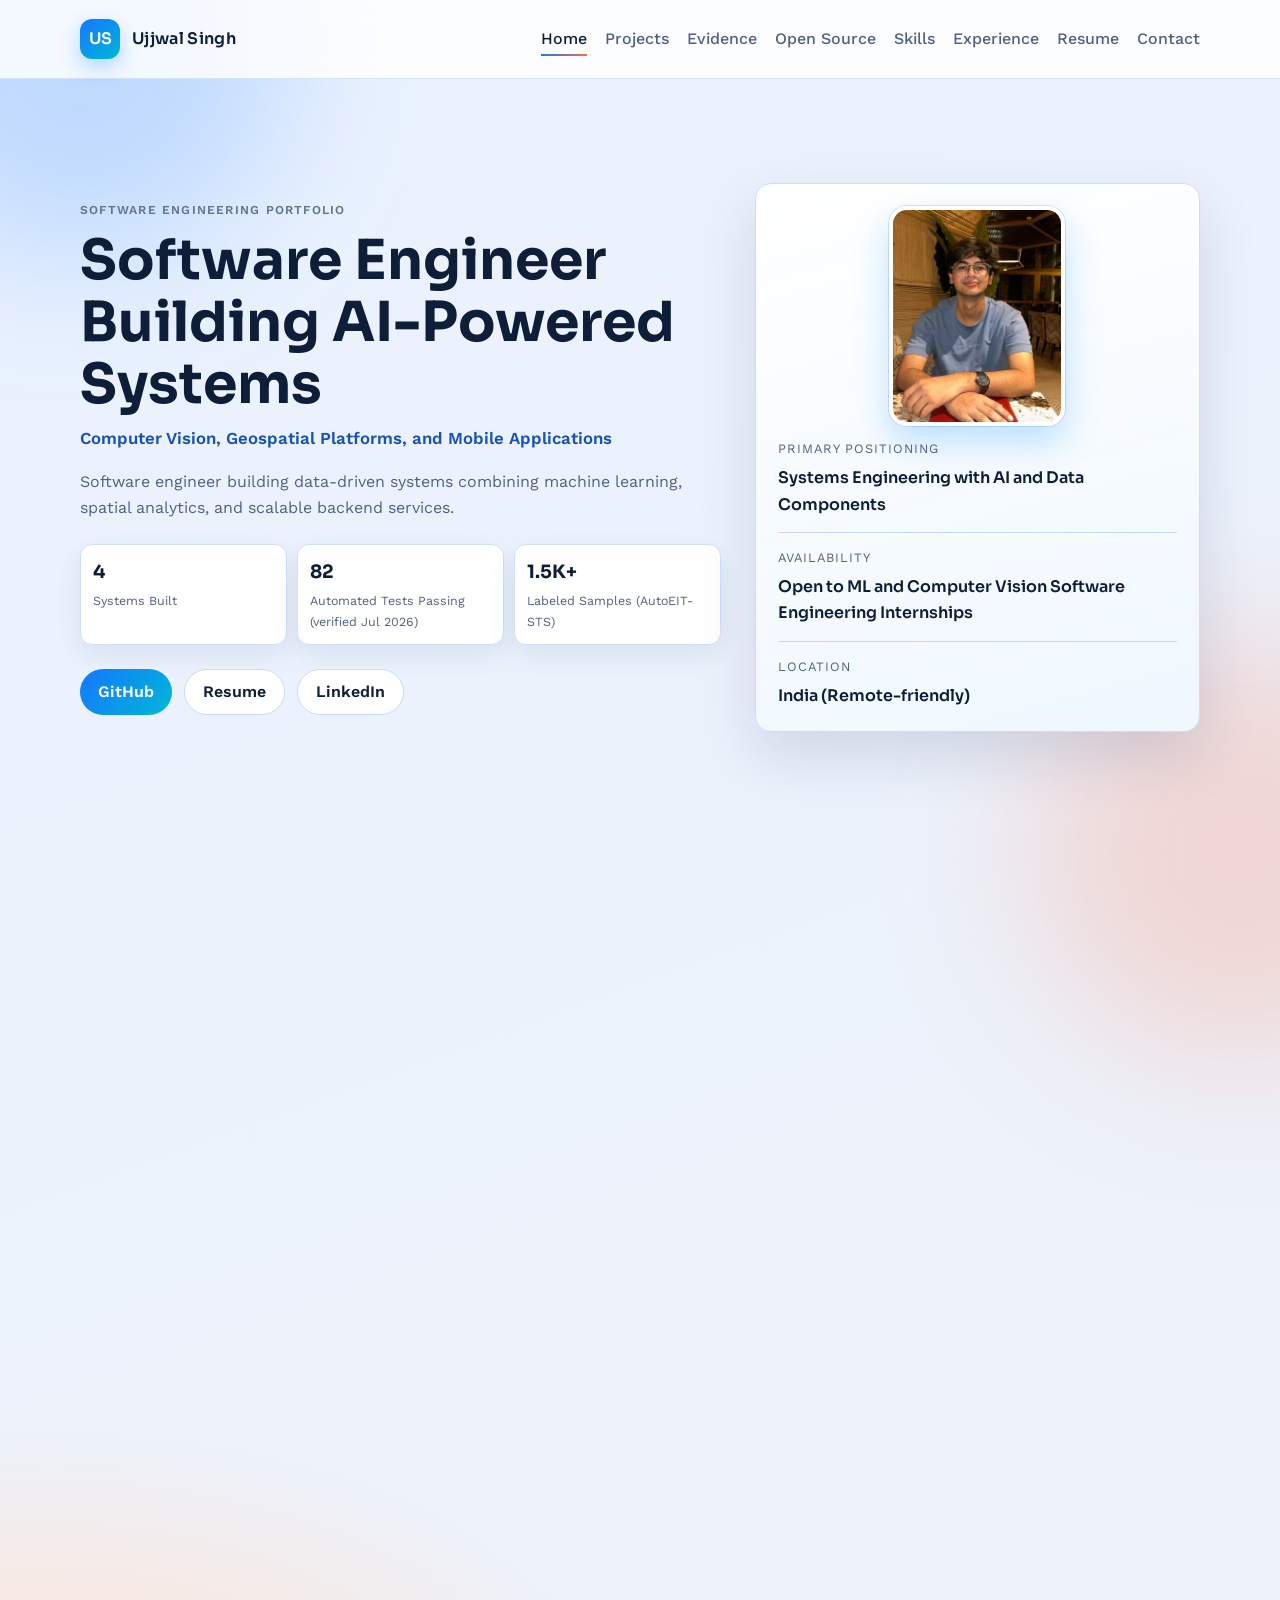
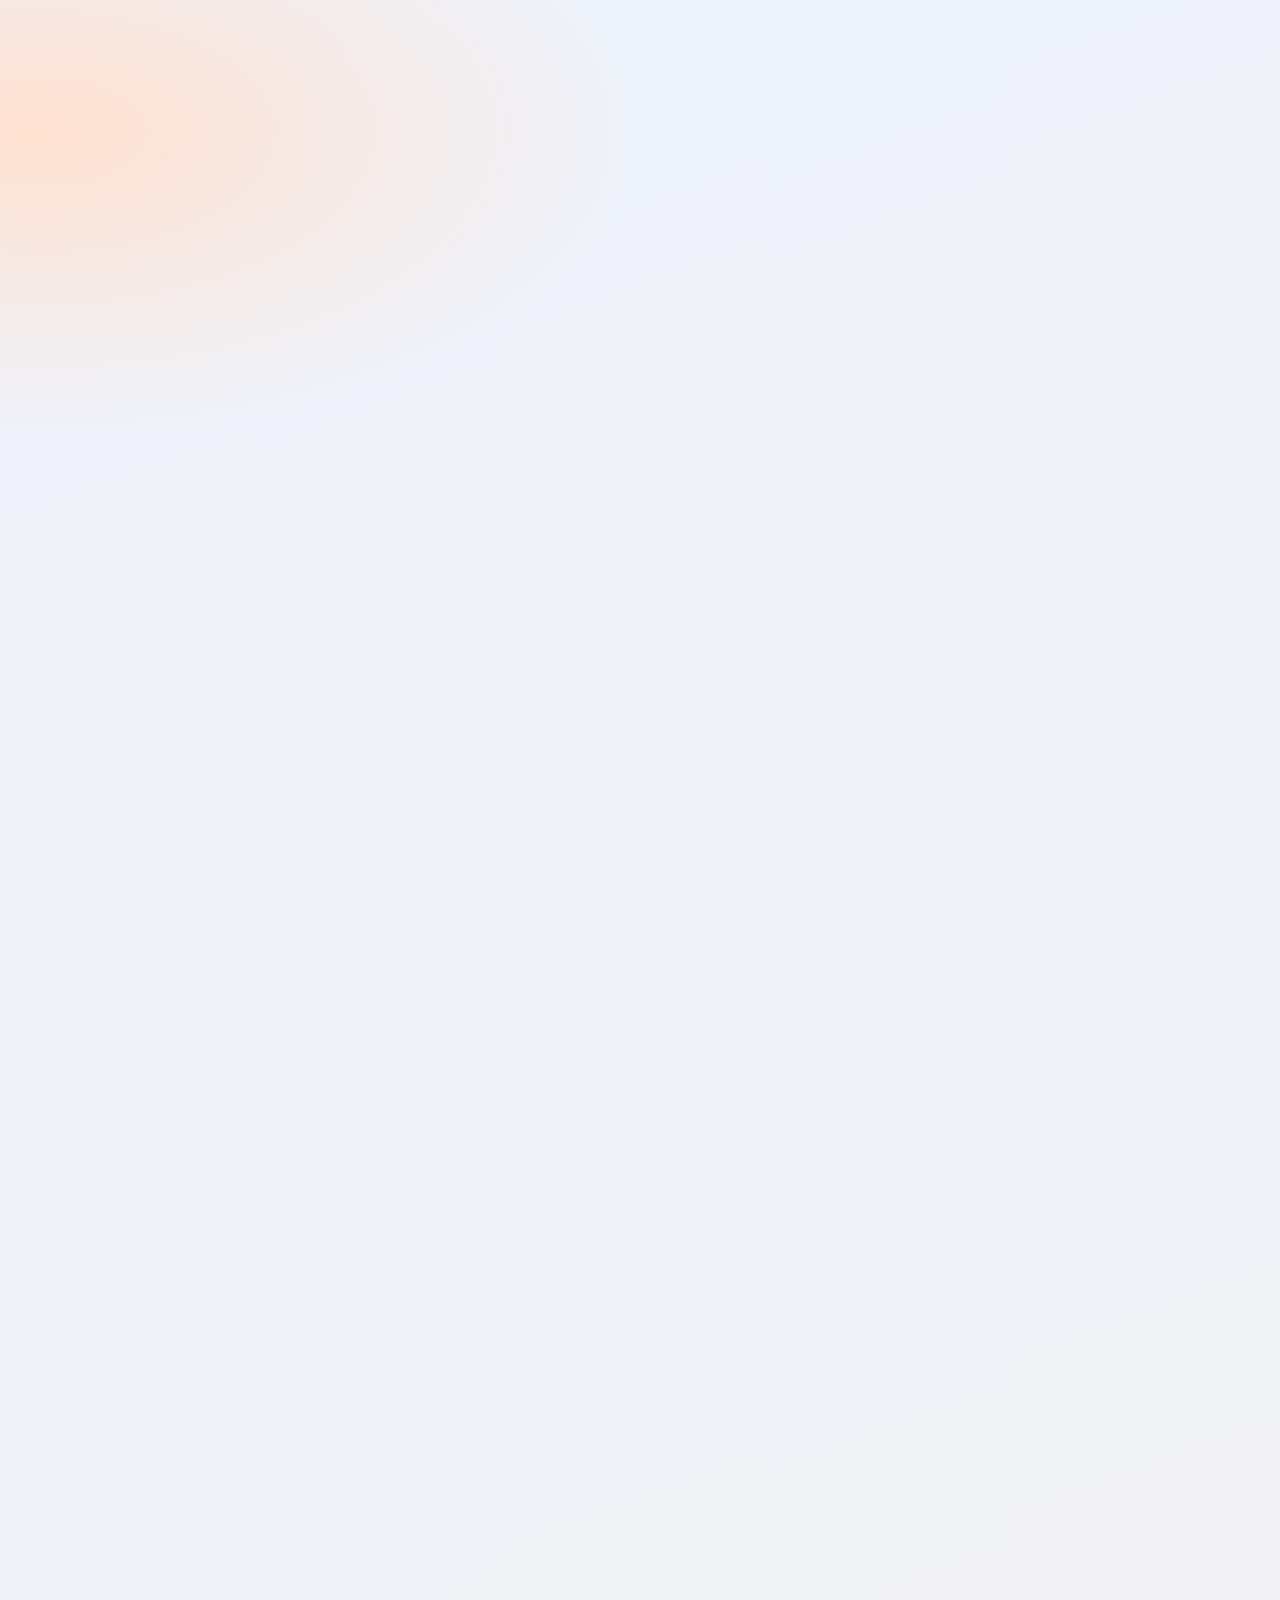
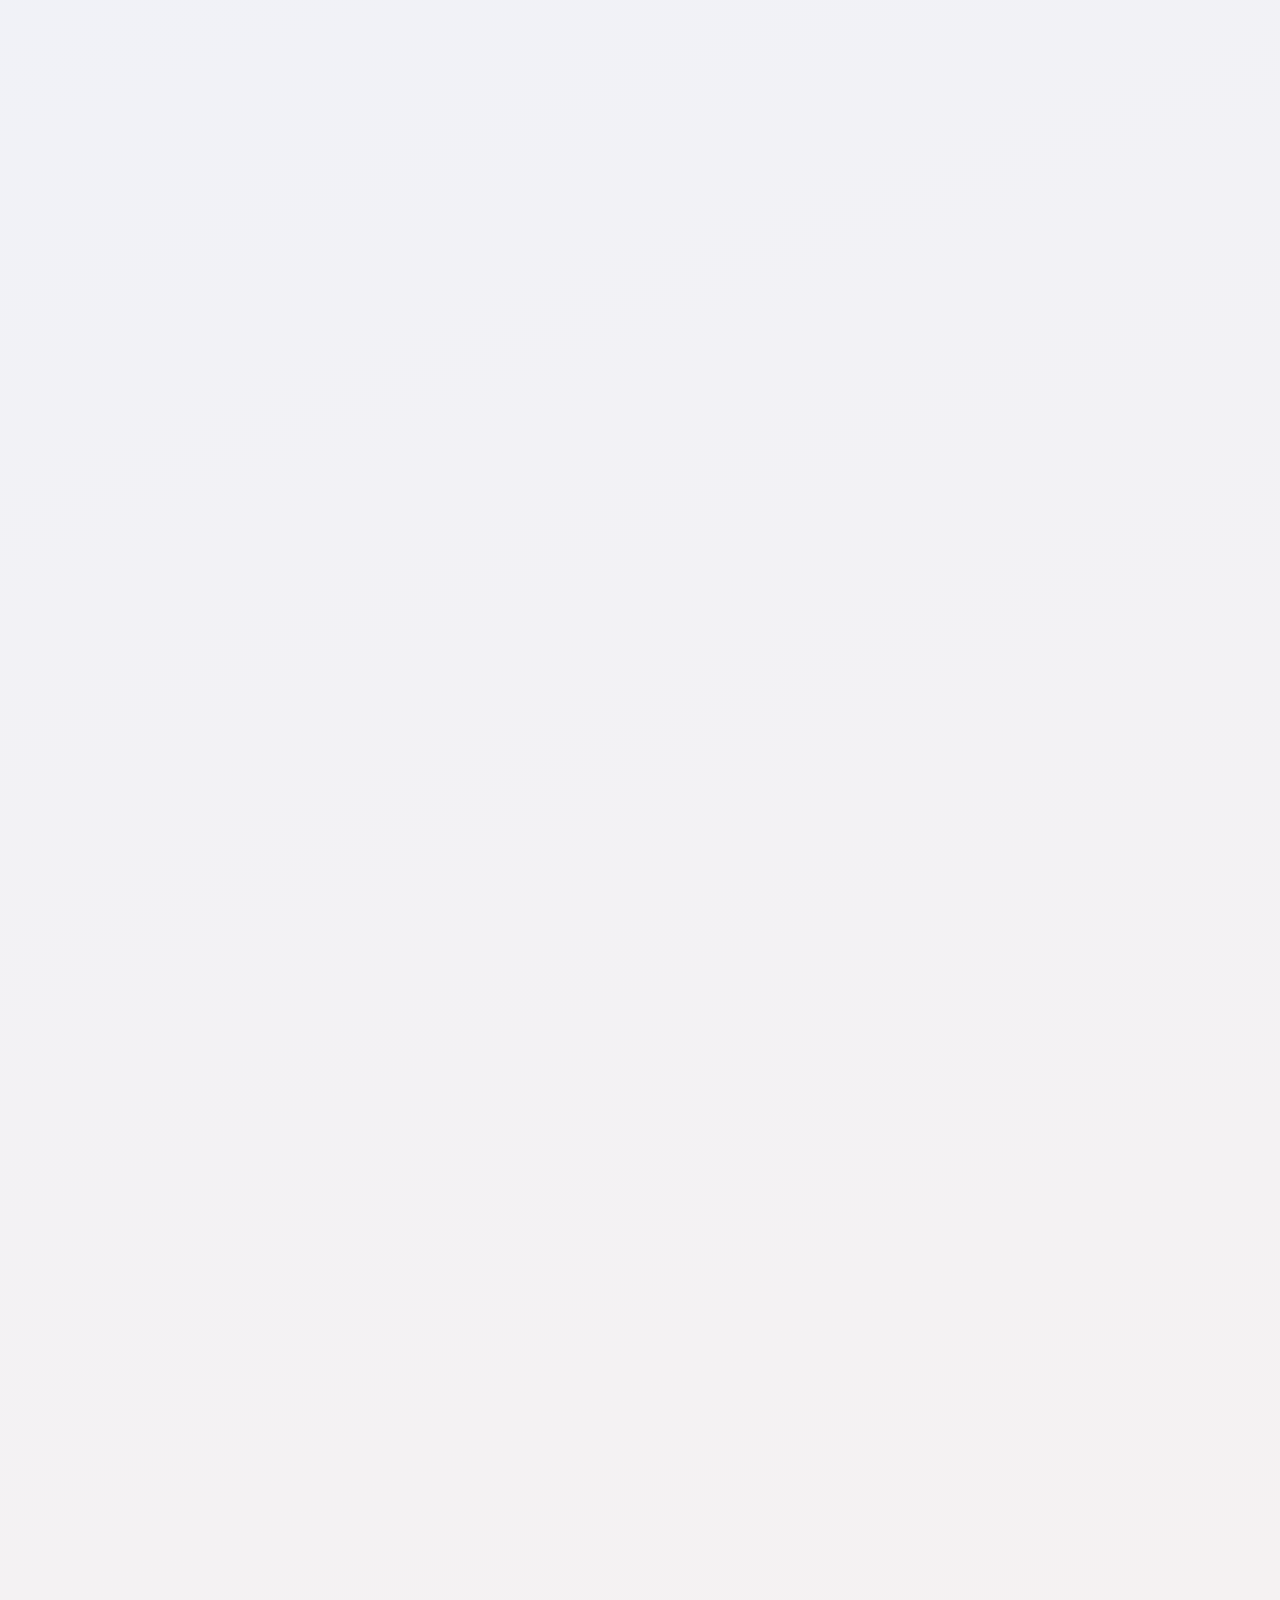
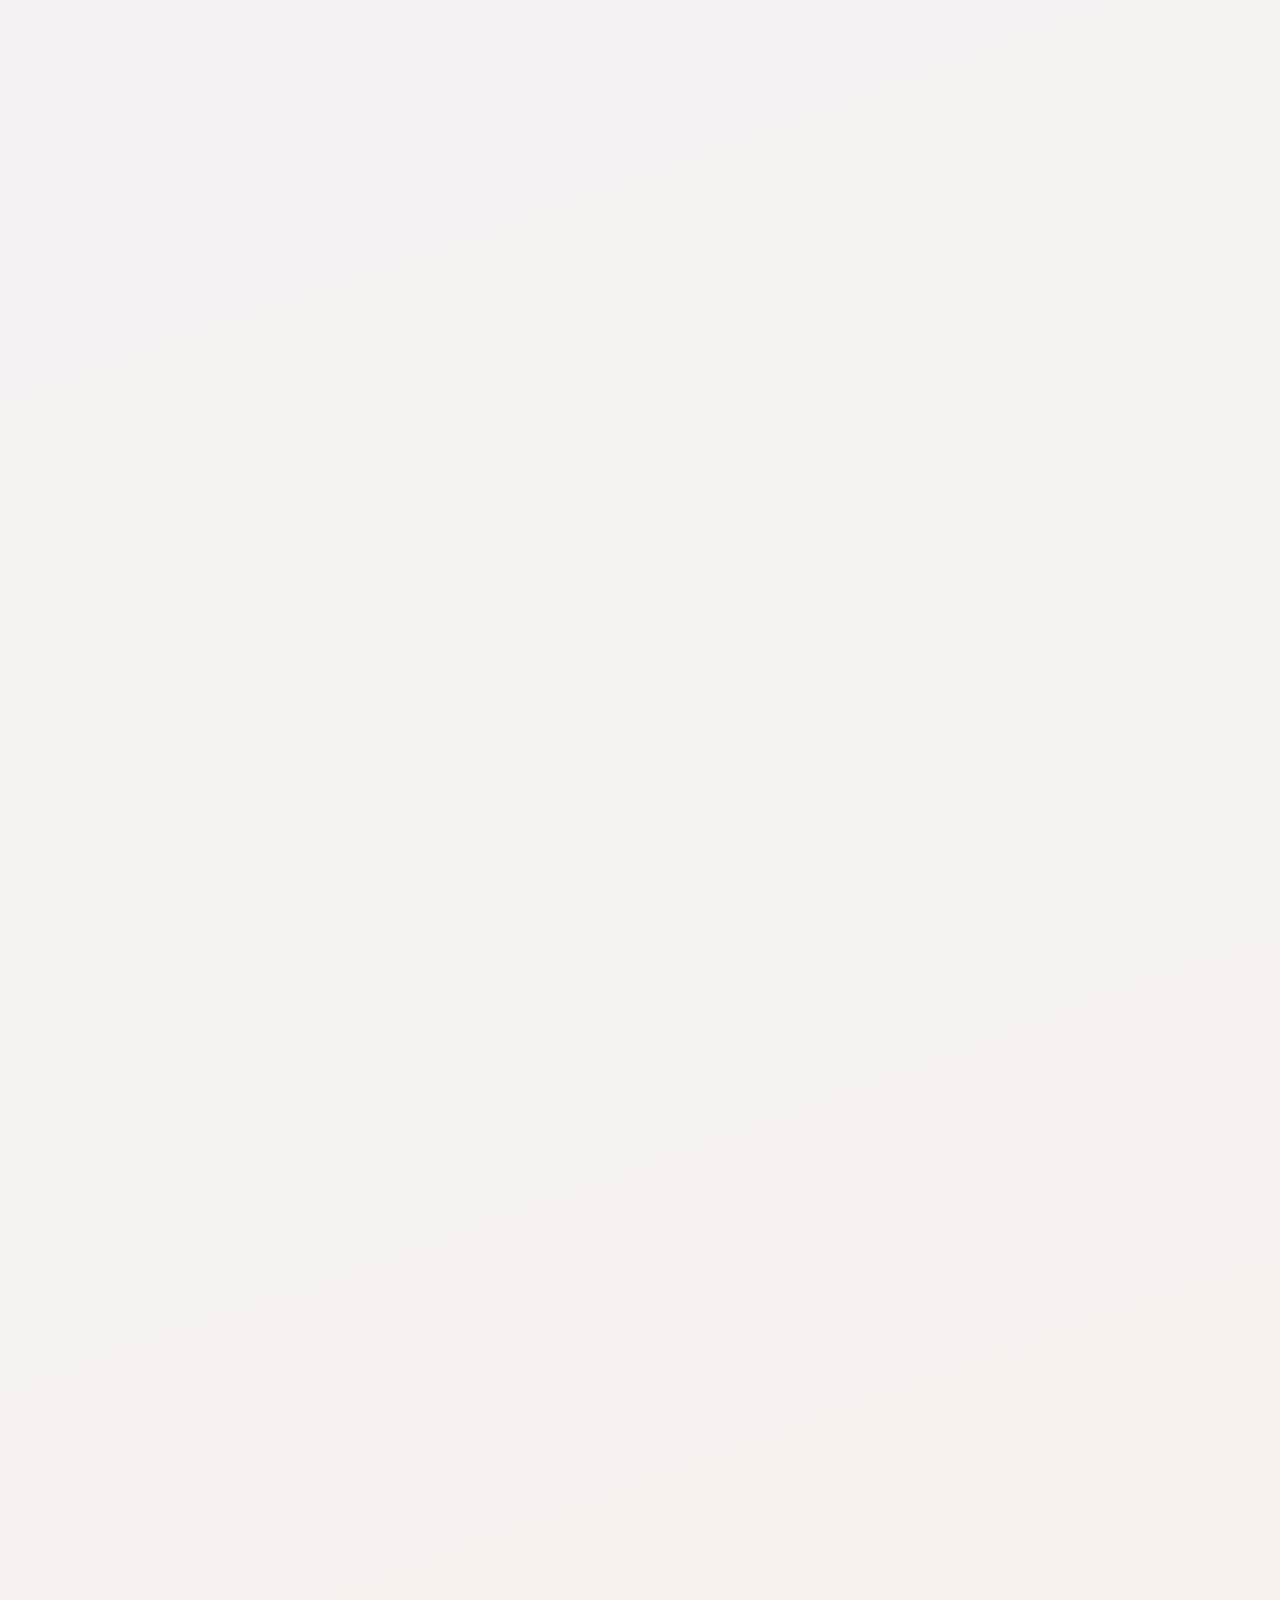
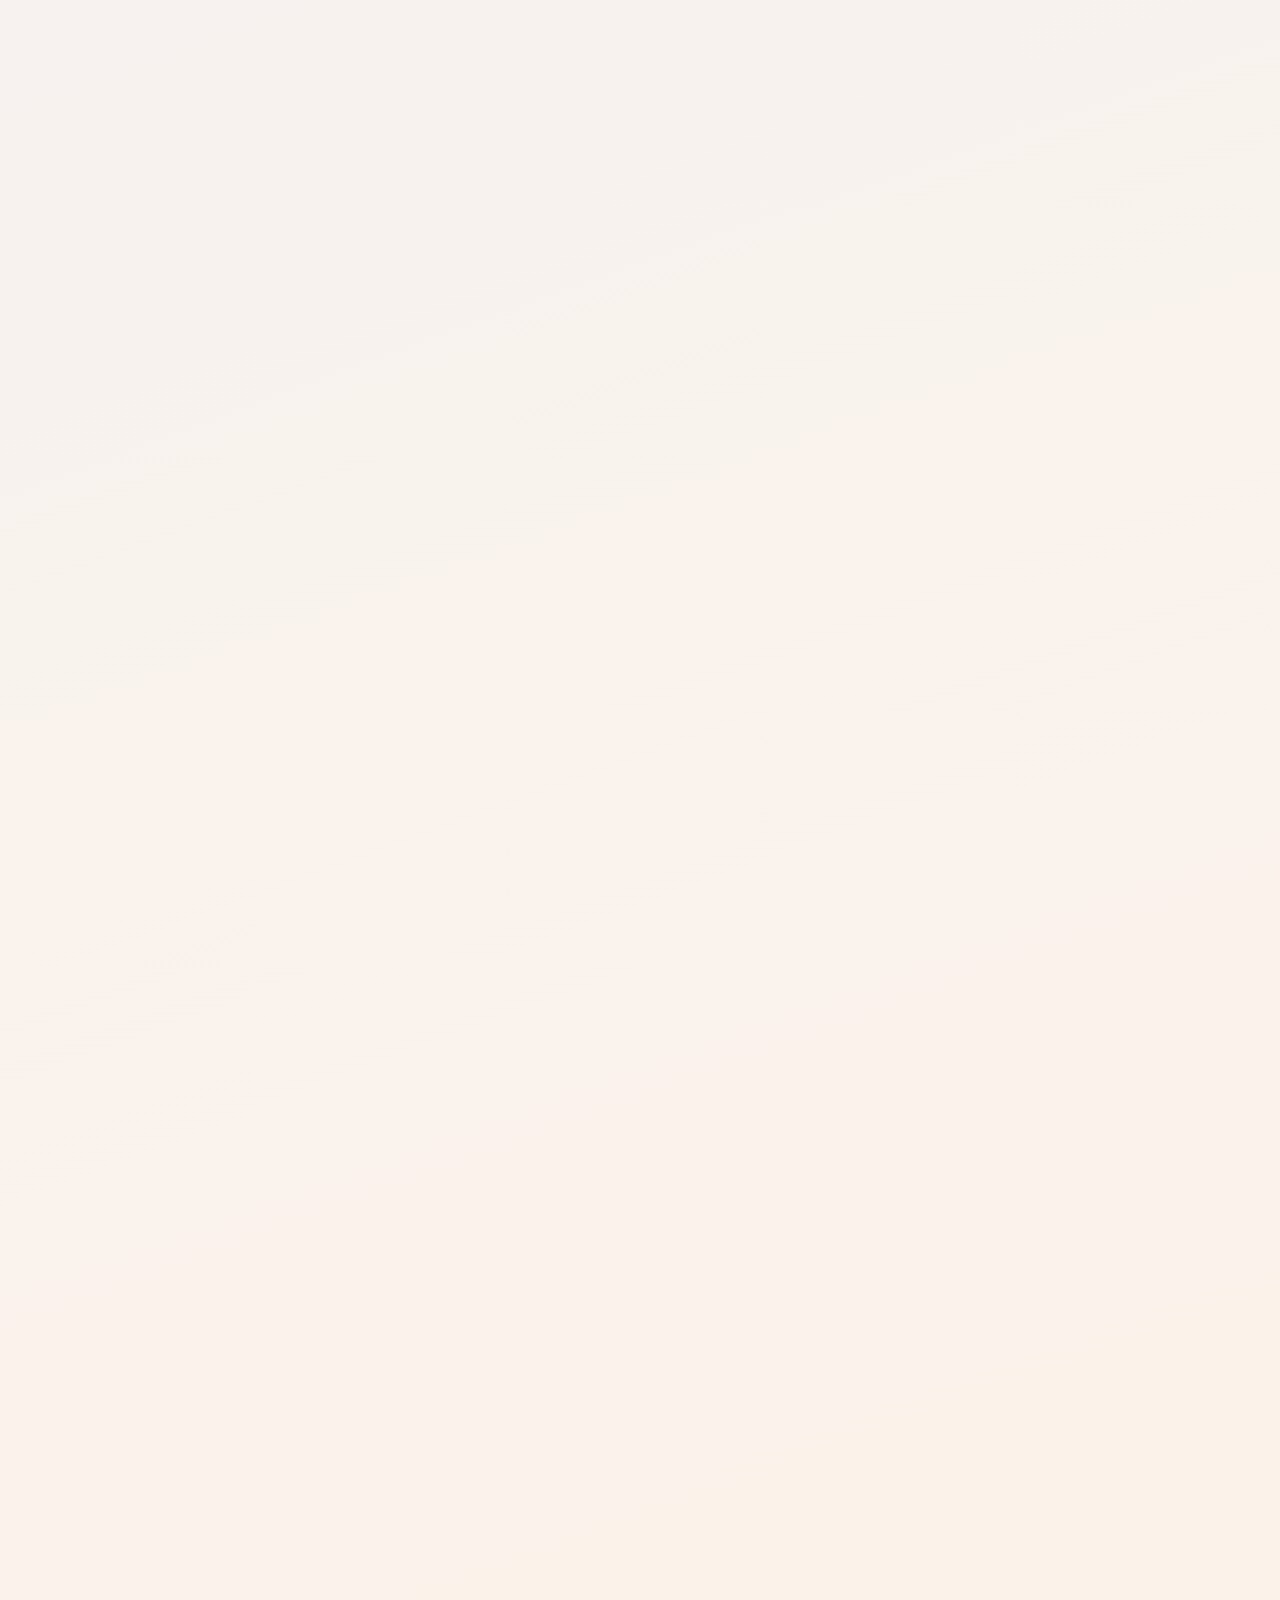
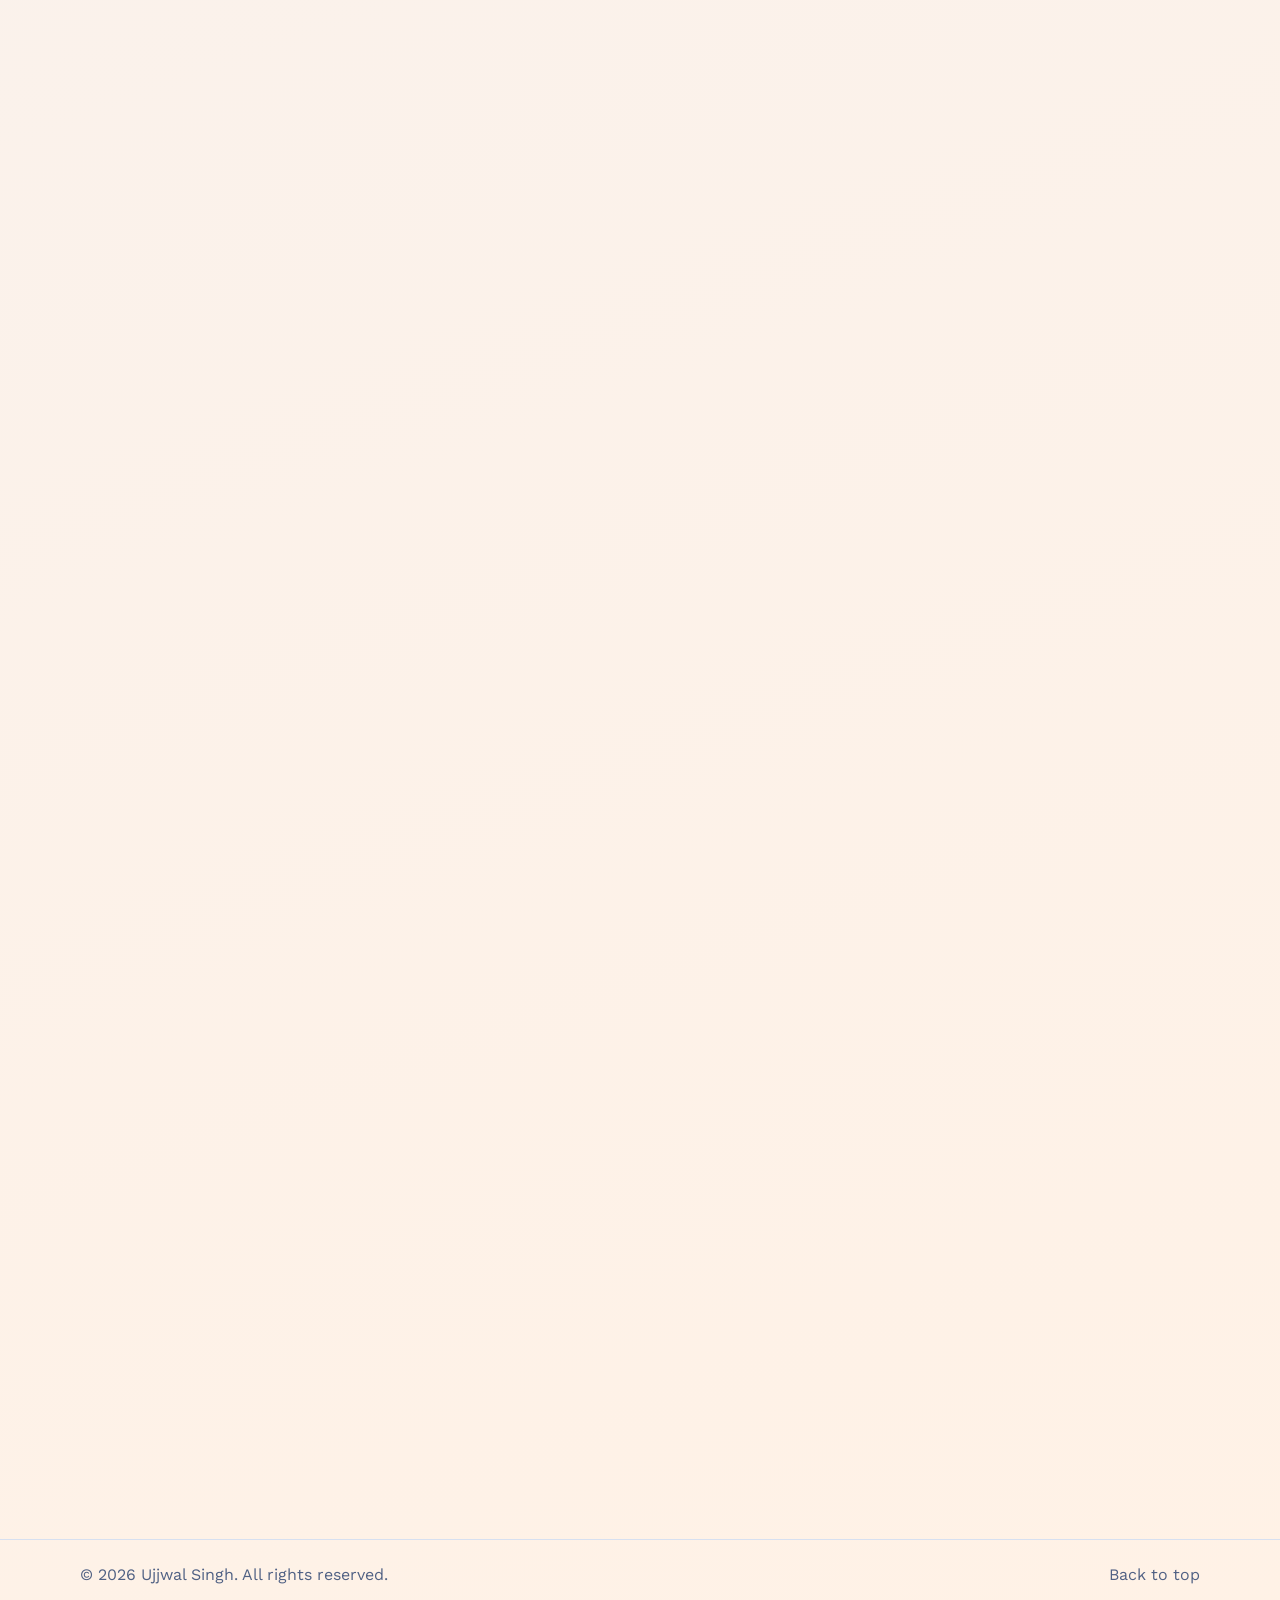
<file: portfolio.html>
<!DOCTYPE html>
<html lang="en">
  <head>
    <meta charset="UTF-8" />
    <meta name="viewport" content="width=device-width, initial-scale=1.0" />
    <meta http-equiv="refresh" content="0; url=./index.html" />
    <title>Portfolio Redirect</title>
  </head>
  <body>
    <p>Redirecting to <a href="./index.html">index.html</a>...</p>
  </body>
</html>
</file>
